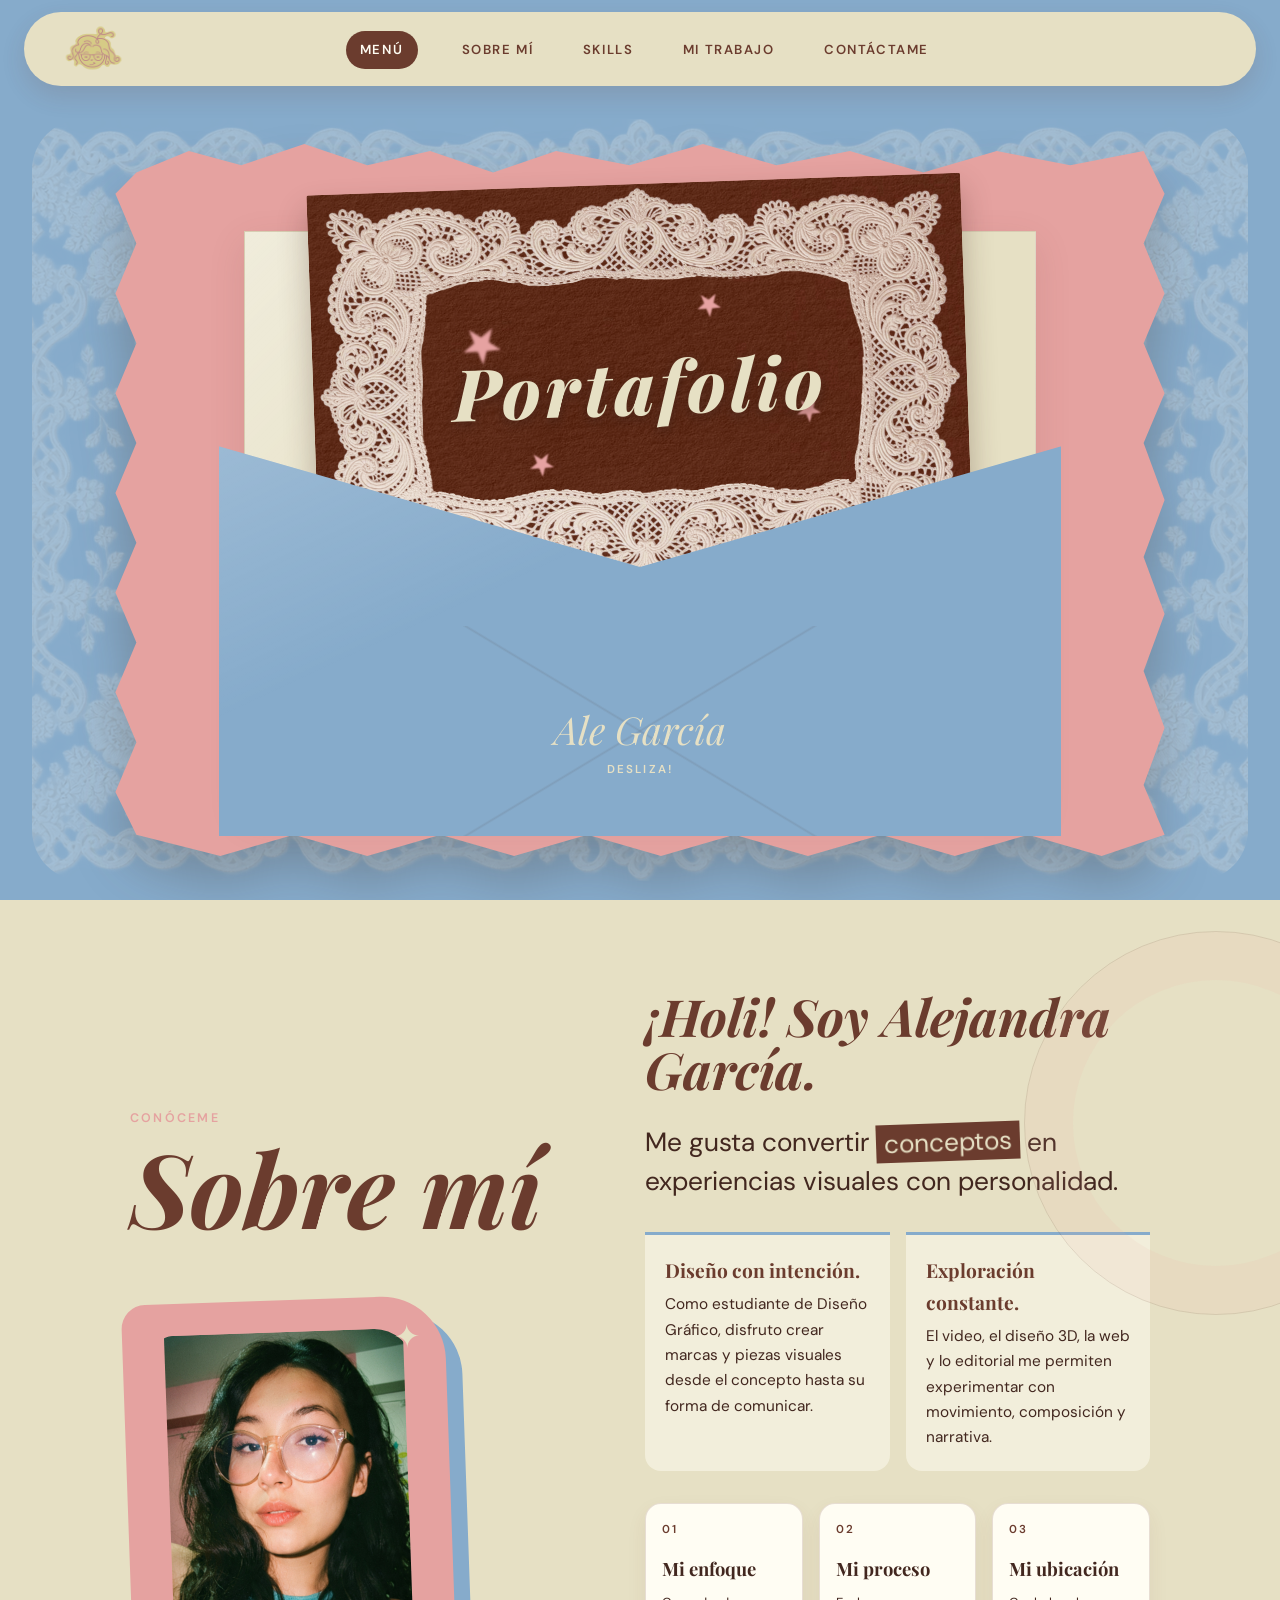
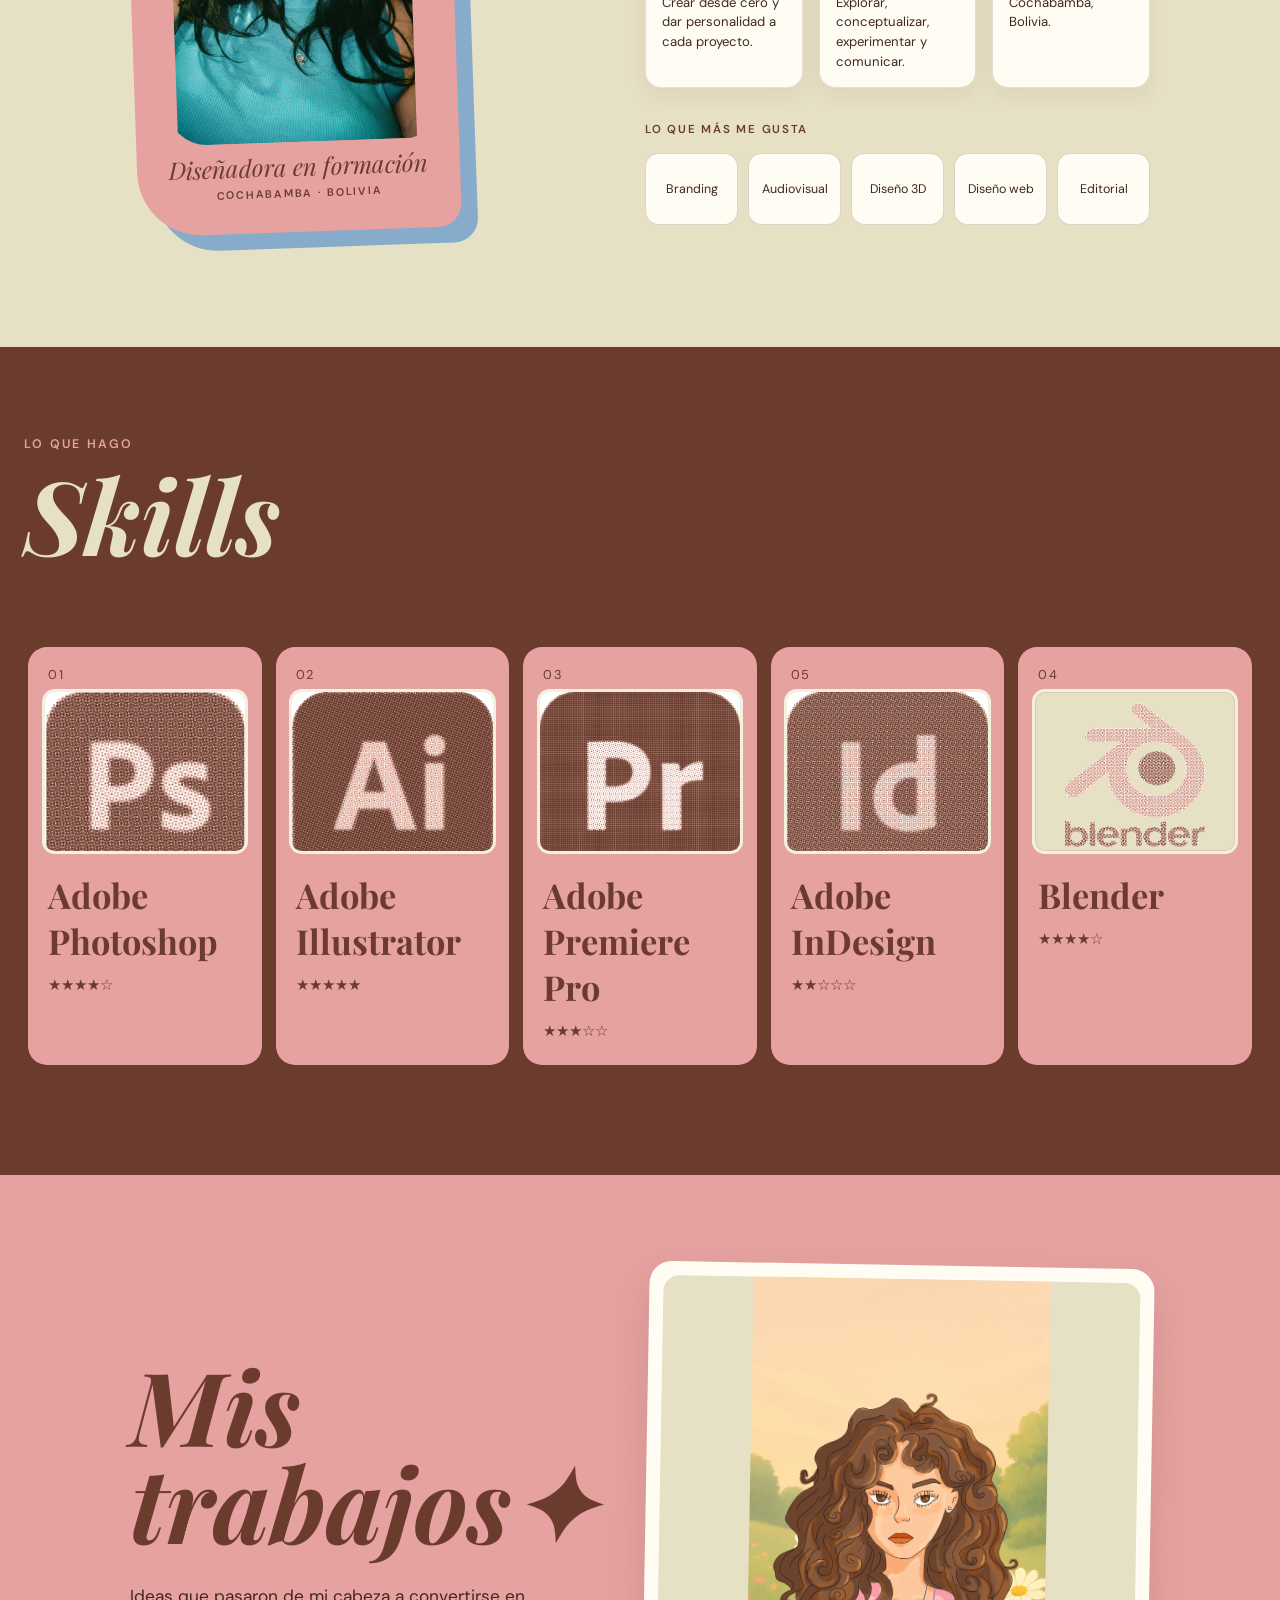
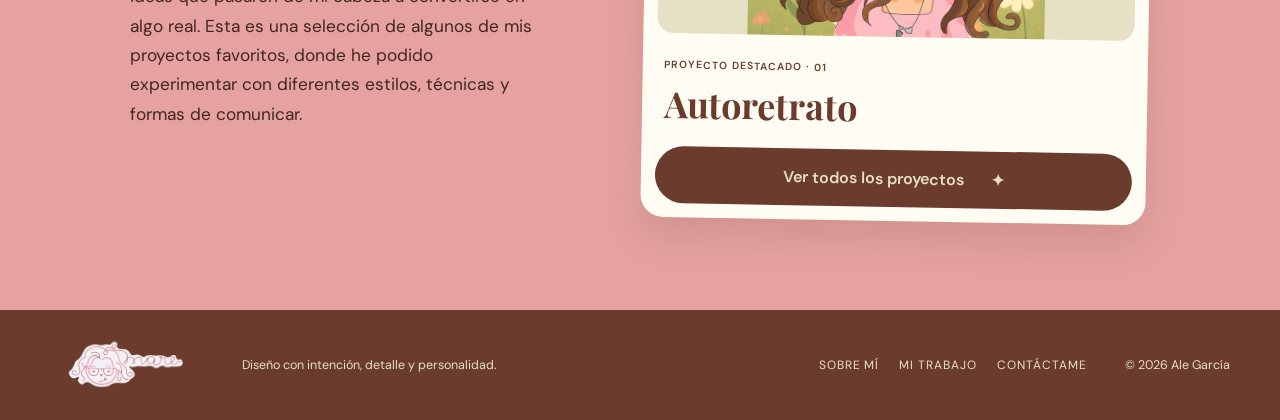
<file: index.html>
<!doctype html>
<html lang="es">

<head>
  <meta charset="UTF-8">
  <meta name="viewport" content="width=device-width, initial-scale=1.0">
  <meta name="description" content="Portafolio creativo de Ale: presentación, habilidades, trabajos y contacto.">
  <title>Portfolio Ale</title>
  <link rel="preconnect" href="https://fonts.googleapis.com">
  <link rel="preconnect" href="https://fonts.gstatic.com" crossorigin>
  <link
    href="https://fonts.googleapis.com/css2?family=DM+Sans:wght@400;500;600&family=Playfair+Display:ital,wght@0,600;1,600&display=swap"
    rel="stylesheet">
  <link rel="stylesheet" href="styles.css">
</head>

<body>
  <header class="site-header" id="home">
    <nav class="navbar" aria-label="Navegación principal">
      <a class="brand" href="#home" aria-label="Ir al inicio">
        <img src="marcamare1.png" alt="Marca personal Mare">
      </a>

      <button class="menu-toggle" type="button" aria-expanded="false" aria-controls="main-menu" aria-label="Abrir menú">
        <span></span>
        <span></span>
        <span></span>
      </button>

      <ul class="nav-links" id="main-menu">
        <li><a class="nav-link active" href="#home">Menú</a></li>
        <li><a class="nav-link" href="#about">Sobre mí</a></li>
        <li><a class="nav-link" href="#skills">Skills</a></li>
        <li><a class="nav-link" href="#work">Mi trabajo</a></li>
        <li><a class="nav-link" href="contact.html">contáctame</a></li>
      </ul>

    </nav>

    <div class="hero" aria-label="Presentación del portafolio">
      <div class="mail-composition">
        <div class="postcard-wrap">
          <img class="postcard" src="postalport.jpg" alt="Postal decorativa con encaje, estrellas y fondo café">
          <h1 class="portfolio-title">Portafolio</h1>
        </div>
        <div class="envelope-front" aria-hidden="true">
          <p>Ale García</p>
          <span>Desliza!</span>
        </div>
      </div>
    </div>
  </header>

  <main>
    <section class="content-section about-section reveal" id="about">
      <div class="section-inner about-grid">
        <div class="about-heading">
          <p class="eyebrow">Conóceme</p>
          <h2>Sobre mí</h2>
          <button class="about-card" type="button" aria-pressed="false">
            <span class="about-star" aria-hidden="true">✦</span>
            <img src="fotoale.JPG" alt="Marca personal de Alejandra García" loading="lazy">
            <p>Diseñadora en formación</p>
            <small>Cochabamba · Bolivia</small>
          </button>
        </div>
        <div class="about-copy">
          <h3>¡Holi! Soy Alejandra García.</h3>
          <p class="about-lead">Me gusta convertir <span class="changing-word">ideas</span> en experiencias visuales con
            personalidad.</p>
          <div class="about-story-grid">
            <p><strong>Diseño con intención.</strong> Como estudiante de Diseño Gráfico, disfruto crear marcas y piezas
              visuales desde el concepto hasta su forma de comunicar.</p>
            <p><strong>Exploración constante.</strong> El video, el diseño 3D, la web y lo editorial me permiten
              experimentar con movimiento, composición y narrativa.</p>
          </div>
          <div class="about-details">
            <div class="about-detail">
              <span aria-hidden="true">01</span>
              <strong>Mi enfoque</strong>
              <p>Crear desde cero y dar personalidad a cada proyecto.</p>
            </div>
            <div class="about-detail">
              <span aria-hidden="true">02</span>
              <strong>Mi proceso</strong>
              <p>Explorar, conceptualizar, experimentar y comunicar.</p>
            </div>
            <div class="about-detail">
              <span aria-hidden="true">03</span>
              <strong>Mi ubicación</strong>
              <p>Cochabamba, Bolivia.</p>
            </div>
          </div>
          <div class="interest-block">
            <span class="interest-title">Lo que más me gusta</span>
            <div class="interest-list">
              <span>Branding</span><span>Audiovisual</span><span>Diseño 3D</span><span>Diseño
                web</span><span>Editorial</span>
            </div>
          </div>
        </div>
      </div>
    </section>

    <section class="content-section skills-section reveal" id="skills">
      <div class="section-inner">
        <p class="eyebrow">Lo que hago</p>
        <h2>Skills</h2>
        <div class="skills-grid" tabindex="0" aria-label="Habilidades; desliza horizontalmente para ver todas">
          <article class="skill-card">
            <span class="card-number">01</span>
            <div class="skill-card-media"><img src="psd.png" alt="Imagen representativa de Branding" loading="lazy"></div>
            <h3>Adobe Photoshop</h3>
            <p>★★★★☆</p>
          </article>
          <article class="skill-card">
            <span class="card-number">02</span>
            <div class="skill-card-media"><img src="aii.png" alt="Imagen representativa de Diseño gráfico" loading="lazy"></div>
            <h3>Adobe Illustrator</h3>
            <p>★★★★★</p>
          </article>
          <article class="skill-card">
            <span class="card-number">03</span>
            <div class="skill-card-media"><img src="premier.png" alt="Imagen representativa de Edición de video" loading="lazy">
            </div>
            <h3>Adobe Premiere Pro</h3>
            <p>★★★☆☆</p>
          </article>
          <article class="skill-card">
            <span class="card-number">05</span>
            <div class="skill-card-media"><img src="indesign.png" alt="Imagen representativa de Diseño 3D" loading="lazy"></div>
            <h3>Adobe InDesign</h3>
            <p>★★☆☆☆</p>
          </article>
          <article class="skill-card">
            <span class="card-number">04</span>
            <div class="skill-card-media"><img src="blender.png" alt="Imagen representativa de Contenido digital" loading="lazy"></div>
            <h3>Blender</h3>
            <p>★★★★☆</p>
          </article>

        </div>
      </div>
    </section>

    <section class="content-section work-section reveal" id="work">
      <div class="section-inner work-grid">
        <div>
          <h2>Mis trabajos✦</h2>
          <p class="section-description">
            Ideas que pasaron de mi cabeza a convertirse en algo real. Esta es una selección de algunos de mis proyectos
            favoritos, donde he podido experimentar con diferentes
            estilos, técnicas y formas de comunicar.
          </p>
        </div>
        <article class="work-preview-card">
          <a class="work-preview-image" href="work.html" aria-label="Ver proyecto destacado">
            <img src="aleg_autoretrato_efoh5.jpg" alt="Vista previa de un trabajo destacado" loading="lazy">
          </a>
          <div class="work-preview-info">
            <div>
              <small>Proyecto destacado · 01</small>
              <h3>Autoretrato</h3>
            </div>
          </div>
          <a class="primary-button" href="work.html">Ver todos los proyectos<span aria-hidden="true"></span>✦</a>
        </article>
      </div>
    </section>
  </main>

  <footer class="site-footer">
    <div class="footer-inner">
      <a class="footer-mark" href="#home" aria-label="Volver al inicio">
        <img src="maremarca.png" alt="Marca personal Mare">
      </a>
      <p>Diseño con intención, detalle y personalidad.</p>
      <nav class="footer-links" aria-label="Navegación del pie de página">
        <a href="#about">Sobre mí</a>
        <a href="work.html">Mi trabajo</a>
        <a href="contact.html">contáctame</a>
      </nav>
      <small>© <span data-current-year></span> Ale García</small>
    </div>
  </footer>

  <script src="https://code.jquery.com/jquery-3.7.1.min.js"></script>
  <script src="main.js"></script>
  <script src="jquery-interactions.js"></script>
</body>

</html>
</file>
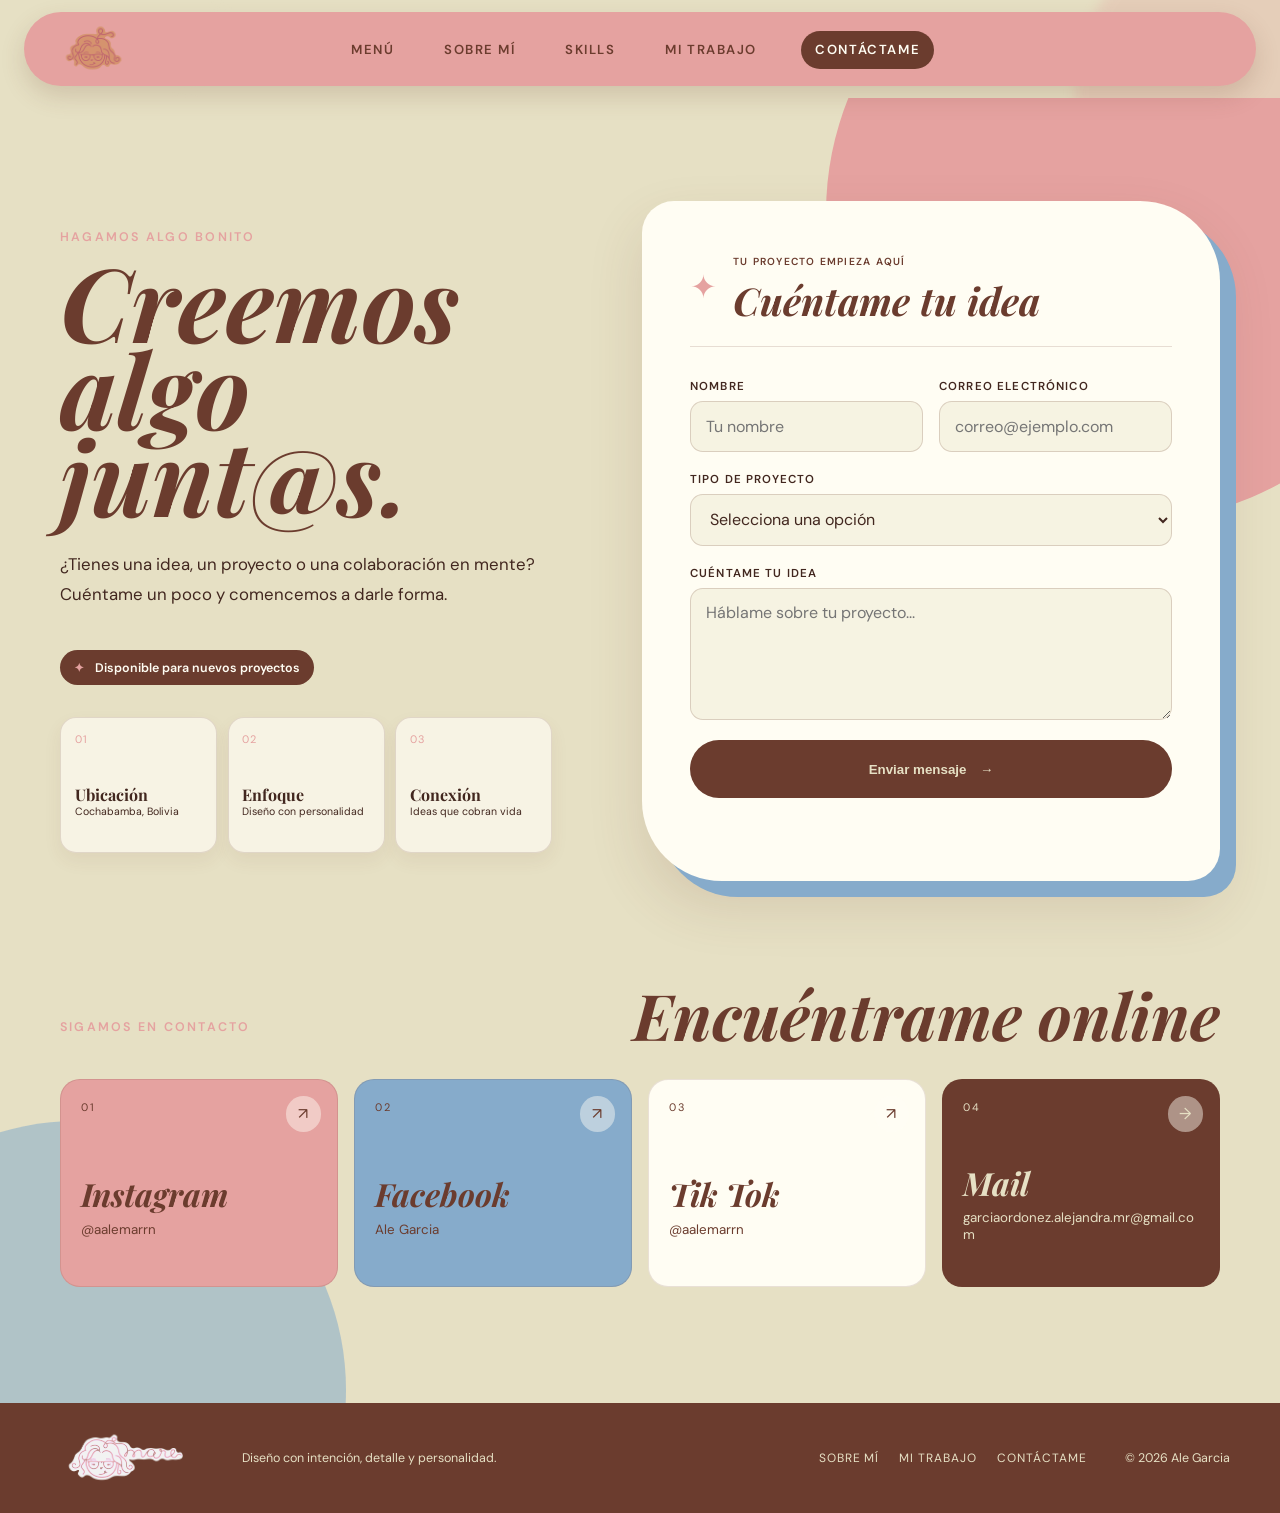
<file: contact.html>
<!doctype html>
<html lang="es">

<head>
  <meta charset="UTF-8">
  <meta name="viewport" content="width=device-width, initial-scale=1.0">
  <meta name="description" content="Página de contacto del portafolio creativo de Ale.">
  <title>Contactame | Portfolio Ale Garcia</title>
  <link rel="preconnect" href="https://fonts.googleapis.com">
  <link rel="preconnect" href="https://fonts.gstatic.com" crossorigin>
  <link
    href="https://fonts.googleapis.com/css2?family=DM+Sans:wght@400;500;600&family=Playfair+Display:ital,wght@0,600;1,600&display=swap"
    rel="stylesheet">
  <link rel="stylesheet" href="styles.css">
</head>

<body class="inner-page contact-page">
  <header class="inner-header">
    <nav class="navbar" aria-label="Navegación principal">
      <a class="brand" href="index.html#home" aria-label="Ir al inicio">
        <img src="marcamare1.png" alt="Marca personal Mare">
      </a>
      <button class="menu-toggle" type="button" aria-expanded="false" aria-controls="main-menu" aria-label="Abrir menú">
        <span></span><span></span><span></span>
      </button>
      <ul class="nav-links" id="main-menu">
        <li><a class="nav-link" href="index.html#home">Menú</a></li>
        <li><a class="nav-link" href="index.html#about">Sobre mí</a></li>
        <li><a class="nav-link" href="index.html#skills">Skills</a></li>
        <li><a class="nav-link" href="work.html">Mi trabajo</a></li>
        <li><a class="nav-link active" href="contact.html" aria-current="page">contáctame</a></li>
      </ul>
    </nav>
  </header>

  <main class="page-main contact-main">
    <section class="contact-layout reveal is-visible">
      <div class="contact-copy">
        <p class="eyebrow">Hagamos algo bonito</p>
        <h1>Creemos algo<br><em>junt@s.</em></h1>
        <p>¿Tienes una idea, un proyecto o una colaboración en mente? Cuéntame un poco y comencemos a darle forma.</p>
        <div class="contact-note"><span aria-hidden="true">✦</span> Disponible para nuevos proyectos</div>
        <div class="contact-mini-grid">
          <article>
            <span>01</span><strong>Ubicación</strong><small>Cochabamba, Bolivia</small>
          </article>
          <article>
            <span>02</span><strong>Enfoque</strong><small>Diseño con personalidad</small>
          </article>
          <article>
            <span>03</span><strong>Conexión</strong><small>Ideas que cobran vida</small>
          </article>
        </div>
      </div>
      <form class="contact-form" id="contact-form">
        <div class="contact-form-heading">
          <span aria-hidden="true">✦</span>
          <div><small>Tu proyecto empieza aquí</small>
            <h2>Cuéntame tu idea</h2>
          </div>
        </div>
        <div class="form-row">
          <div class="field-group">
            <label for="name">Nombre</label>
            <input id="name" name="name" type="text" autocomplete="name" placeholder="Tu nombre" required>
          </div>
          <div class="field-group">
            <label for="email">Correo electrónico</label>
            <input id="email" name="email" type="email" autocomplete="email" placeholder="correo@ejemplo.com" required>
          </div>
        </div>
        <div class="field-group">
          <label for="subject">Tipo de proyecto</label>
          <select id="subject" name="subject" required>
            <option value="">Selecciona una opción</option>
            <option>Identidad visual</option>
            <option>Sitio web</option>
            <option>Contenido digital</option>
            <option>Otro</option>
          </select>
        </div>
        <div class="field-group">
          <label for="message">Cuéntame tu idea</label>
          <textarea id="message" name="message" rows="5" placeholder="Háblame sobre tu proyecto..." required></textarea>
        </div>
        <button class="primary-button form-button" type="submit">Enviar mensaje <span
            aria-hidden="true">→</span></button>
        <p class="form-status" role="status" aria-live="polite"></p>
      </form>
    </section>

    <section class="social-section reveal is-visible" aria-labelledby="social-title">
      <div class="social-heading">
        <p class="eyebrow">Sigamos en contacto</p>
        <h2 id="social-title">Encuéntrame online</h2>
      </div>
      <div class="social-grid">
        <a class="social-card social-instagram" href="#" aria-label="Visitar Instagram personal">
          <span class="social-number">01</span>
          <strong>Instagram</strong>
          <small>@aalemarrn</small>
          <span class="social-arrow" aria-hidden="true">↗</span>
        </a>
        <a class="social-card social-facebook" href="#" aria-label="Visitar Facebook">
          <span class="social-number">02</span>
          <strong>Facebook</strong>
          <small>Ale Garcia</small>
          <span class="social-arrow" aria-hidden="true">↗</span>
        </a>
        <a class="social-card social-instagram-design" href="#" aria-label="Visitar Instagram de diseño">
          <span class="social-number">03</span>
          <strong>Tik Tok</strong>
          <small>@aalemarrn</small>
          <span class="social-arrow" aria-hidden="true">↗</span>
        </a>
        <a class="social-card social-mail" href="mailto:tu-correo@ejemplo.com"
          aria-label="Enviar un correo electrónico">
          <span class="social-number">04</span>
          <strong>Mail</strong>
          <small>garciaordonez.alejandra.mr@gmail.com</small>
          <span class="social-arrow" aria-hidden="true">→</span>
        </a>
      </div>
    </section>
  </main>

  <footer class="site-footer">
    <div class="footer-inner">
      <a class="footer-mark" href="index.html"><img src="maremarca.png" alt="Marca personal Mare"></a>
      <p>Diseño con intención, detalle y personalidad.</p>
      <nav class="footer-links" aria-label="Navegación del pie de página"><a href="index.html#about">Sobre mí</a><a
          href="work.html">Mi trabajo</a><a href="contact.html">contáctame</a></nav>
      <small>© <span data-current-year></span> Ale Garcia</small>
    </div>
  </footer>
  <script src="https://code.jquery.com/jquery-3.7.1.min.js"></script>
  <script src="main.js"></script>
  <script src="jquery-interactions.js"></script>
</body>

</html>
</file>
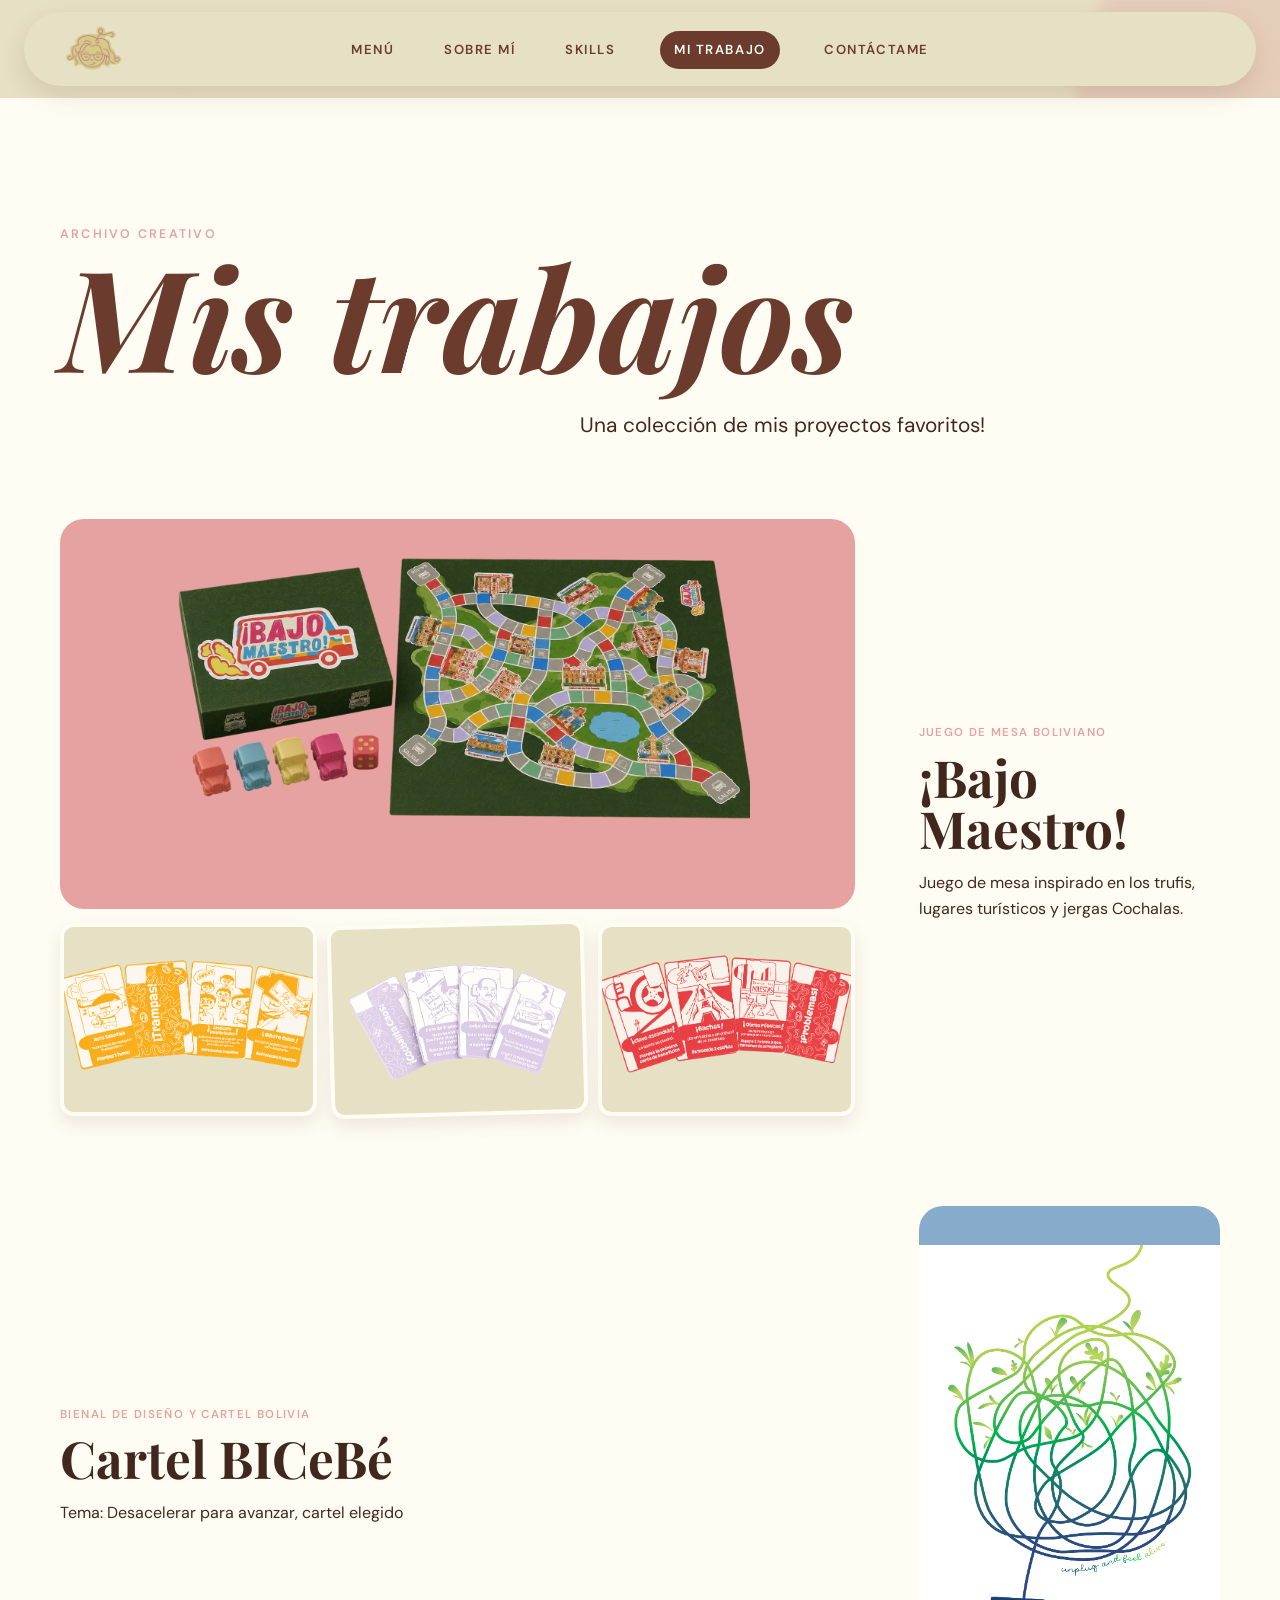
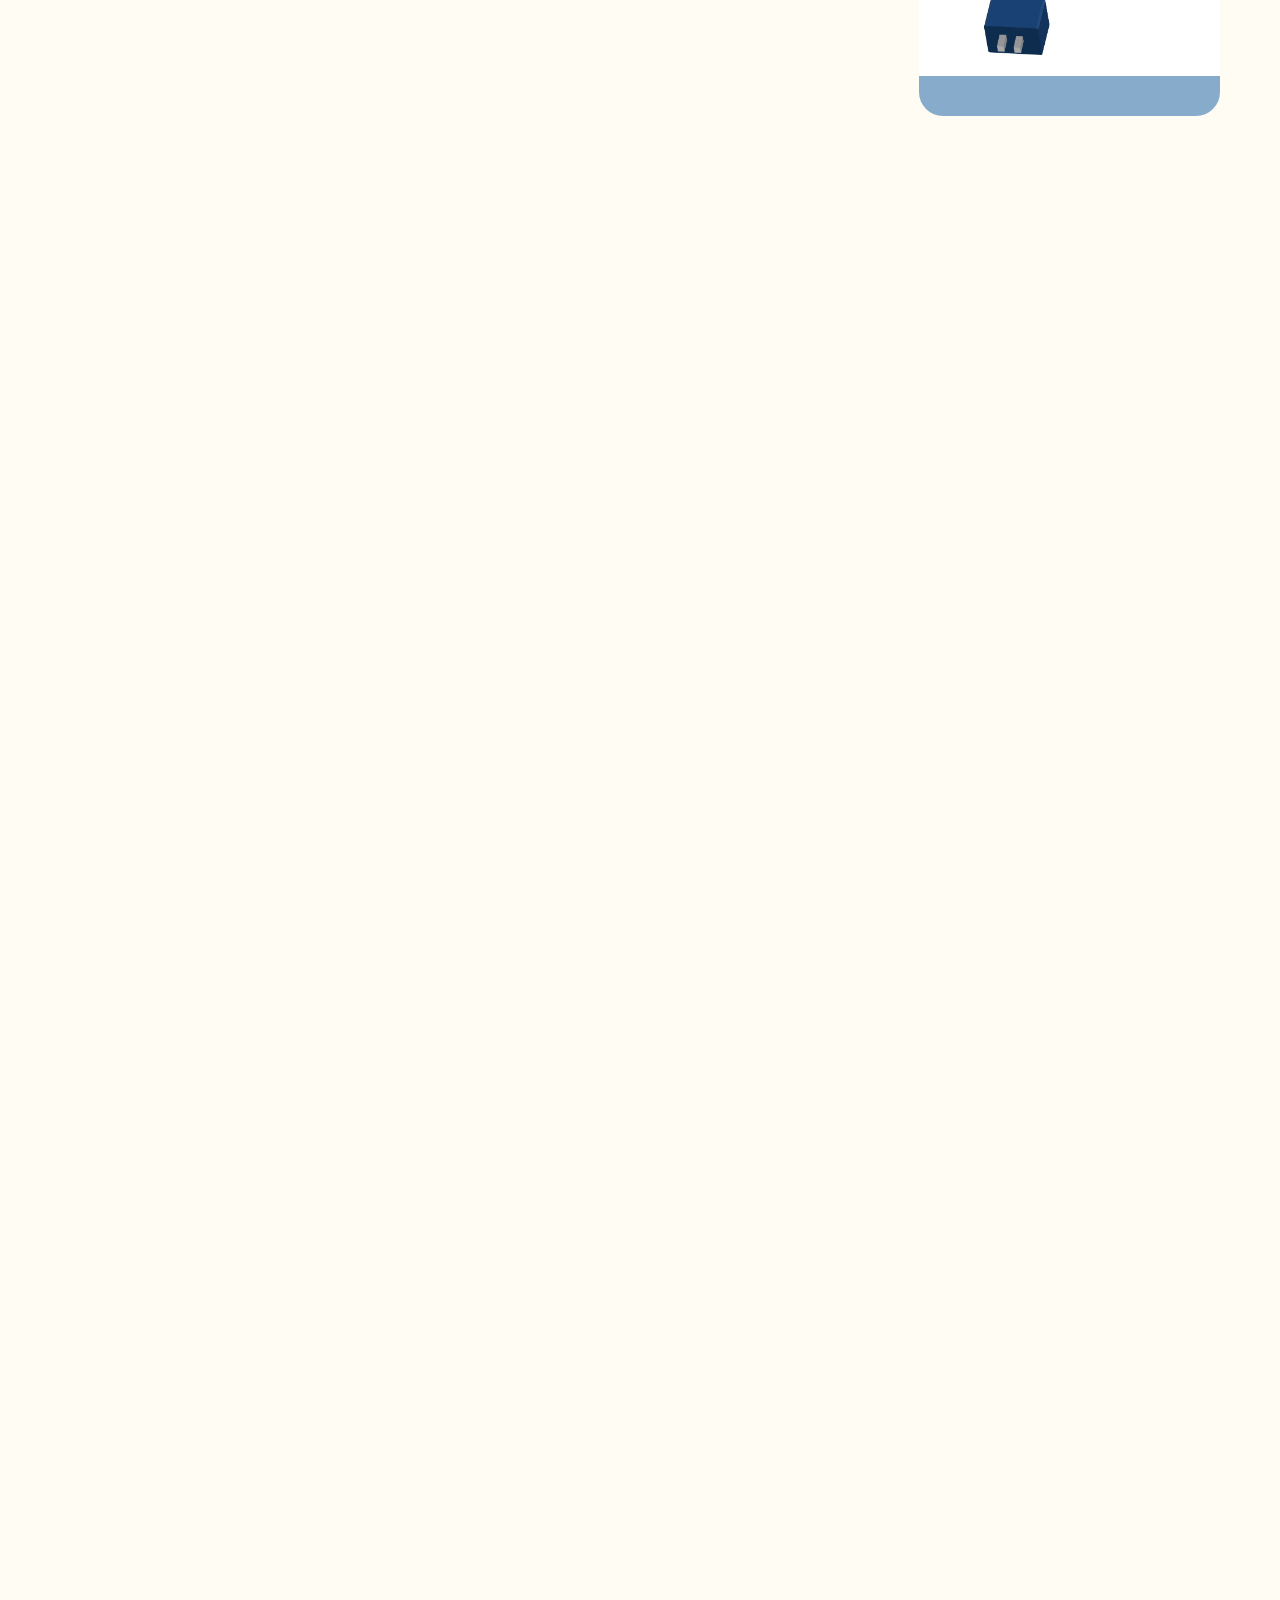
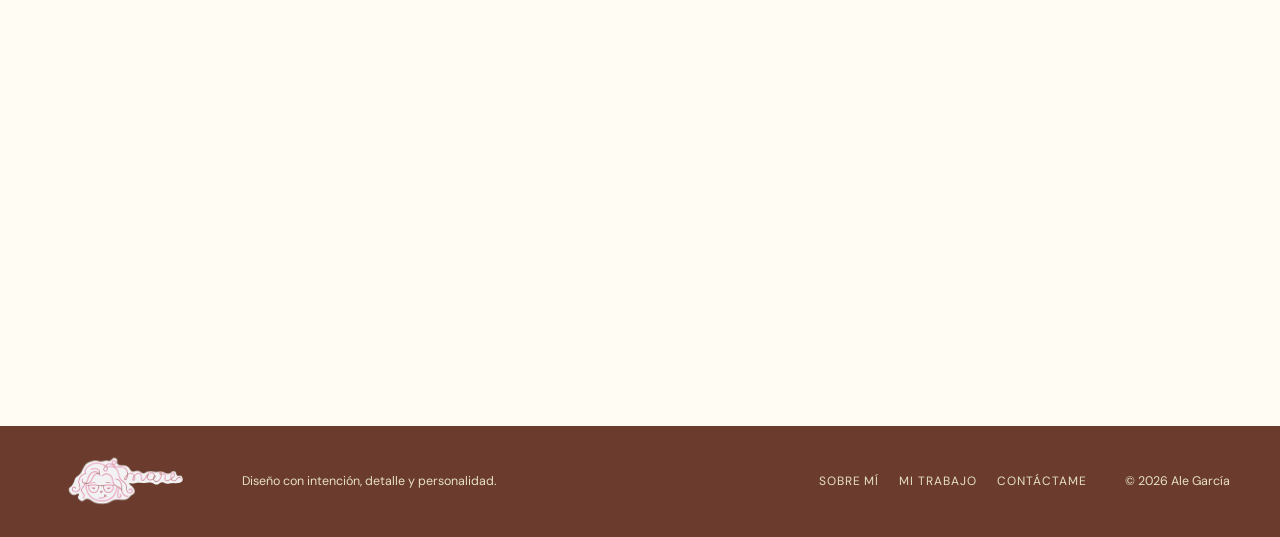
<file: work.html>
<!doctype html>
<html lang="es">

<head>
  <meta charset="UTF-8">
  <meta name="viewport" content="width=device-width, initial-scale=1.0">
  <meta name="description" content="Selección de proyectos creativos y digitales de Ale.">
  <title>Mi trabajo | Portfolio Ale Garcia</title>
  <link rel="preconnect" href="https://fonts.googleapis.com">
  <link rel="preconnect" href="https://fonts.gstatic.com" crossorigin>
  <link
    href="https://fonts.googleapis.com/css2?family=DM+Sans:wght@400;500;600&family=Playfair+Display:ital,wght@0,600;1,600&display=swap"
    rel="stylesheet">
  <link rel="stylesheet" href="styles.css">
</head>

<body class="inner-page">
  <header class="inner-header">
    <nav class="navbar" aria-label="Navegación principal">
      <a class="brand" href="index.html#home" aria-label="Ir al inicio">
        <img src="marcamare1.png" alt="Marca personal Mare">
      </a>
      <button class="menu-toggle" type="button" aria-expanded="false" aria-controls="main-menu" aria-label="Abrir menú">
        <span></span><span></span><span></span>
      </button>
      <ul class="nav-links" id="main-menu">
        <li><a class="nav-link" href="index.html#home">Menú</a></li>
        <li><a class="nav-link" href="index.html#about">Sobre mí</a></li>
        <li><a class="nav-link" href="index.html#skills">Skills</a></li>
        <li><a class="nav-link active" href="work.html" aria-current="page">Mi trabajo</a></li>
        <li><a class="nav-link" href="contact.html">contáctame</a></li>
      </ul>
    </nav>
  </header>

  <main class="page-main">
    <section class="page-intro reveal is-visible">
      <p class="eyebrow">Archivo creativo</p>
      <h1>Mis trabajos</h1>
      <p>Una colección de mis proyectos favoritos!</p>
    </section>

    <section class="projects-section" aria-label="Lista de proyectos">
      <article class="project-card project-pink reveal">
        <div class="project-gallery">
          <div class="project-visual project-visual-main">
            <img src="bajoomaestro.png" alt="Imagen principal del proyecto Bajo Maestro" loading="lazy">
          </div>
          <div class="project-mini-grid" aria-label="Imágenes adicionales del proyecto">
            <figure class="project-mini-card"><img src="cartaamar.png" alt="Detalle del proyecto Bajo Maestro 1" loading="lazy">
            </figure>
            <figure class="project-mini-card"><img src="cartamora.png" alt="Detalle del proyecto Bajo Maestro 2" loading="lazy">
            </figure>
            <figure class="project-mini-card"><img src="cartaroja.png" alt="Detalle del proyecto Bajo Maestro 3" loading="lazy">
            </figure>
          </div>
        </div>
        <div class="project-info">
          <p>Juego de mesa Boliviano</p>
          <h2>¡Bajo Maestro!</h2><span>Juego de mesa inspirado en los trufis, lugares turísticos y jergas
            Cochalas.</span>
        </div>
      </article>
      <article class="project-card project-blue reveal">
        <div class="project-visual">
          <img src="cartelbicebe.jpg" alt="Imagen principal del proyecto de experiencia web" loading="lazy">
        </div>
        <div class="project-info">
          <p>Bienal de diseño y cartel Bolivia</p>
          <h2>Cartel BICeBé</h2><span>Tema: Desacelerar para avanzar, cartel elegido</span>
        </div>
      </article>
      <article class="project-card project-cream reveal">
        <div class="project-visual project-video-card" tabindex="0" role="button"
          data-youtube-url="https://www.youtube.com/watch?v=3AaPkpNVSSI"
          aria-label="Reproducir video de YouTube del proyecto de modelado 3D">
          <img class="project-video-poster" src="habitacion.png" alt="Vista previa del proyecto de modelado 3D" loading="lazy">
          <div class="project-youtube" aria-hidden="true"></div>
          <h2 span class="video-hint">Pasa el cursor para reproducir</h2>
        </div>
        <div class="project-info">
          <p>Diseñ0 3D</p>
          <h2>Modelado 3D</h2><span>Creación de una tienda de vinilos en blender.</span>
        </div>
      </article>

      <div class="project-pair-row reveal" aria-label="Proyectos de diseño web">
        <div class="project-pair-heading">
          <p>Páginas web</p>
          <h2>Diseño web</h2>
          <span>Páginas web creadas con Visual Studio Code.</span>
        </div>
        <article class="project-card project-card-compact project-blue">
          <div class="project-visual project-image-landscape">
            <img src="flores.png" alt="Captura horizontal del primer proyecto web" loading="lazy">
          </div>
        </article>

        <article class="project-card project-card-compact project-blue">
          <div class="project-visual project-image-landscape">
            <img src="annacokis.png" alt="Captura horizontal del segundo proyecto web" loading="lazy">
          </div>
        </article>
      </div>

      <article class="project-card project-pink reveal">
        <div class="project-visual project-video-card" tabindex="0" role="button"
          data-youtube-url="https://www.youtube.com/watch?v=U17hY7rNwdI"
          aria-label="Reproducir video de YouTube del proyecto audiovisual 05">
          <img class="project-video-poster" src="cholita.png" alt="Vista previa del proyecto audiovisual 05" loading="lazy">
          <div class="project-youtube" aria-hidden="true"></div>
          <h2 span class="video-hint">Pasa el cursor para reproducir</h2>
        </div>
        <div class="project-info">
          <p>Modeling digital</p>
          <h2>Cholita sin cabeza 3D</h2>
          <span>Creación de personaje esculpido en 3d en blender, de la leyende boliviana "La cholita sin
            cabeza".
          Link: https://www.youtube.com/watch?v=U17hY7rNwdI</span>
        </div>
      </article>
    </section>
  </main>

  <footer class="site-footer">
    <div class="footer-inner">
      <a class="footer-mark" href="index.html"><img src="maremarca.png" alt="Marca personal Mare"></a>
      <p>Diseño con intención, detalle y personalidad.</p>
      <nav class="footer-links" aria-label="Navegación del pie de página"><a href="index.html#about">Sobre mí</a><a
          href="work.html">Mi trabajo</a><a href="contact.html">contáctame</a></nav>
      <small>© <span data-current-year></span> Ale García</small>
    </div>
  </footer>
  <script src="https://code.jquery.com/jquery-3.7.1.min.js"></script>
  <script src="main.js"></script>
  <script src="jquery-interactions.js"></script>
</body>

</html>
</file>
<file: styles.css>
:root {
  --pastel-pink: #e5a2a0;
  --irish-coffee: #6b3c2e;
  --pearl-bush: #e6e0c4;
  --glacier: #86abcb;
  --ink: #42271f;
  --paper: #fffdf3;
  --nav-height: 5.5rem;
}

*,
*::before,
*::after {
  box-sizing: border-box;
}

html {
  scroll-behavior: smooth;
  scroll-padding-top: var(--nav-height);
}

body {
  margin: 0;
  overflow-x: clip;
  color: var(--ink);
  background: var(--pearl-bush);
  font-family: "DM Sans", sans-serif;
}

img,
svg {
  max-width: 100%;
}

main {
  overflow: hidden;
}

button,
a {
  -webkit-tap-highlight-color: transparent;
}

.site-header {
  position: relative;
  display: flex;
  min-height: 100svh;
  flex-direction: column;
  overflow: visible;
  padding-top: calc(4.65rem + 1.6rem);
  background: var(--glacier);
  isolation: auto;
}

.site-header::before,
.site-header::after,
.inner-header::before,
.inner-header::after {
  position: absolute;
  z-index: -1;
  width: clamp(12rem, 26vw, 26rem);
  aspect-ratio: 1;
  border-radius: 50%;
  content: "";
  filter: blur(6px);
  opacity: 0.28;
  pointer-events: none;
}

.site-header::before,
.inner-header::before {
  top: -11rem;
  left: -7rem;
  background: var(--pearl-bush);
  animation: floating-shape 9s ease-in-out infinite alternate;
}

.site-header::after,
.inner-header::after {
  right: -8rem;
  bottom: -10rem;
  background: var(--pastel-pink);
  animation: floating-shape 11s ease-in-out 1s infinite alternate-reverse;
}

.site-header::before,
.site-header::after {
  display: none;
}

.navbar {
  position: fixed;
  z-index: 1000;
  top: 0;
  right: 0;
  left: 0;
  display: grid;
  grid-template-columns: minmax(190px, 0.7fr) auto minmax(190px, 0.7fr);
  gap: 1.5rem;
  align-items: center;
  width: min(1280px, calc(100% - 3rem));
  min-height: 4.65rem;
  margin: 0.75rem auto 0;
  padding-inline: clamp(1rem, 2.5vw, 2rem);
  border: 0;
  border-radius: 999px;
  background: var(--pearl-bush);
  box-shadow: 0 10px 25px rgb(107 60 46 / 14%);
  isolation: isolate;
  animation: navigation-arrival 650ms ease-out both;
  transition: min-height 220ms ease, margin 220ms ease, background-color 220ms ease, box-shadow 220ms ease;
}

.navbar.is-scrolled {
  min-height: 4.15rem;
  margin-top: 0.4rem;
  background: rgb(230 224 196 / 94%);
  box-shadow: 0 12px 28px rgb(66 39 31 / 20%);
  backdrop-filter: blur(12px);
}

.navbar::before {
  content: none;
}

.brand {
  display: block;
  width: clamp(9.5rem, 14vw, 12.5rem);
  height: 4.4rem;
  justify-self: start;
  text-decoration: none;
}

.brand img {
  display: block;
  width: 100%;
  height: 100%;
  object-fit: contain;
  object-position: left center;
  mix-blend-mode: multiply;
  transition: transform 240ms ease;
}

.brand:hover img,
.brand:focus-visible img {
  transform: rotate(-2deg) scale(1.04);
}

.nav-links {
  display: flex;
  gap: clamp(1.2rem, 3vw, 2.7rem);
  align-items: center;
  justify-self: center;
  margin: 0;
  padding: 0;
  list-style: none;
}

.footer-mark img {
  display: block;
  width: 100%;
  height: auto;
  object-fit: contain;
  mix-blend-mode: normal;
  filter: brightness(1.75) contrast(0.9) saturate(0.85);
}

.nav-link {
  position: relative;
  padding: 0.65rem 0.35rem;
  border-radius: 999px;
  color: var(--irish-coffee);
  font-size: 0.82rem;
  font-weight: 600;
  letter-spacing: 0.12em;
  text-decoration: none;
  text-transform: uppercase;
  transition: color 180ms ease, background-color 180ms ease, transform 180ms ease;
}

.nav-link::after {
  display: none;
}

.nav-link:hover::after,
.nav-link:focus-visible::after,
.nav-link.active::after {
  right: 0;
  left: 0;
}

.nav-link:hover,
.nav-link:focus-visible {
  color: #51291f;
  background: rgba(182, 129, 54, 0.709);
  transform: translateY(-2px);
}

.nav-link.active,
.nav-link[aria-current="page"] {
  padding-inline: 0.9rem;
  color: var(--paper);
  background: var(--irish-coffee);
}

.nav-link:focus-visible,
.brand:focus-visible,
.menu-toggle:focus-visible {
  outline: 3px solid var(--paper);
  outline-offset: 4px;
}

.menu-toggle {
  display: none;
  width: 2.75rem;
  height: 2.75rem;
  padding: 0.65rem;
  border: 0;
  border-radius: 50%;
  background: rgb(230 224 196 / 78%);
  cursor: pointer;
  transition: background-color 180ms ease, transform 180ms ease;
}

.menu-toggle:hover {
  background: var(--pastel-pink);
  transform: rotate(4deg);
}

.menu-toggle span {
  display: block;
  width: 100%;
  height: 2px;
  margin-block: 4px;
  background: var(--irish-coffee);
  transition: transform 180ms ease, opacity 180ms ease;
}

.hero {
  position: relative;
  display: grid;
  width: 100%;
  min-height: 0;
  flex: 1;
  overflow: hidden;
  place-items: center;
  padding: clamp(0.75rem, 1.8vh, 1.25rem) clamp(1rem, 3vw, 2rem);
  isolation: isolate;
}

.hero::before {
  position: absolute;
  z-index: -1;
  inset: clamp(0.5rem, 1.5vw, 1.25rem) clamp(0.75rem, 2.5vw, 2.5rem);
  border-radius: clamp(1.5rem, 4vw, 3.5rem);
  background: url("hero-lace-texture.png") center / cover no-repeat;
  content: "";
  opacity: 0.25;
  pointer-events: none;
}

.mail-composition {
  position: relative;
  width: min(860px, 82vw);
  aspect-ratio: 1.28;
  filter: drop-shadow(0 28px 24px rgb(57 41 29 / 25%));
  isolation: isolate;
  transform-style: preserve-3d;
  transition: transform 240ms ease;
}

.mail-composition::after {
  position: absolute;
  z-index: 0;
  top: -3%;
  right: -11%;
  bottom: -3%;
  left: -11%;
  background: var(--pastel-pink);
  clip-path: polygon(2% 4%, 7% 1%, 12% 3%, 18% 0%, 24% 3%, 30% 1%, 36% 4%, 42% 1%,
      49% 3%, 56% 0%, 63% 3%, 70% 1%, 77% 4%, 84% 1%, 91% 3%, 98% 1%,
      100% 7%, 98% 14%, 100% 21%, 98% 28%, 100% 35%, 98% 42%, 100% 50%,
      98% 58%, 100% 66%, 98% 74%, 100% 82%, 98% 90%, 100% 97%, 94% 100%,
      87% 97%, 80% 100%, 73% 97%, 66% 100%, 59% 97%, 52% 100%, 45% 97%,
      38% 100%, 31% 97%, 24% 100%, 17% 97%, 10% 100%, 2% 97%, 0% 91%,
      2% 84%, 0% 77%, 2% 70%, 0% 63%, 2% 56%, 0% 49%, 2% 42%, 0% 35%,
      2% 28%, 0% 21%, 2% 14%, 0% 7%);
  content: "";
}

.mail-composition::before {
  position: absolute;
  z-index: 1;
  top: 10%;
  right: 4%;
  bottom: 4%;
  left: 4%;
  border: 1px solid rgb(107 60 46 / 12%);
  background:
    linear-gradient(135deg, rgb(255 255 255 / 40%), transparent 45%),
    var(--pearl-bush);
  box-shadow: 0 12px 35px rgb(107 60 46 / 12%);
  content: "";
}

.postcard-wrap {
  position: absolute;
  z-index: 2;
  top: 3%;
  left: 50%;
  width: 76%;
  aspect-ratio: 1.62;
  transform: translateX(-50%) rotate(-2deg);
  transition: transform 350ms ease;
}

.postcard {
  display: block;
  width: 100%;
  height: 100%;
  aspect-ratio: 1.62;
  border: 0;
  border-radius: 2px;
  box-shadow: 0 16px 30px rgb(63 34 25 / 30%);
  object-fit: cover;
  transition: filter 350ms ease;
}

.envelope-front {
  position: absolute;
  z-index: 4;
  right: 1%;
  bottom: 0;
  left: 1%;
  display: grid;
  height: 58%;
  padding-top: 23%;
  color: var(--pearl-bush);
  background:
    linear-gradient(155deg, rgb(255 255 255 / 18%), transparent 35%),
    var(--glacier);
  clip-path: polygon(0 0, 50% 31%, 100% 0, 100% 100%, 0 100%);
  place-content: center;
  text-align: center;
}

.envelope-front::after {
  position: absolute;
  right: 0;
  bottom: 0;
  left: 0;
  height: 54%;
  background:
    linear-gradient(31deg, transparent 49.7%, rgb(66 39 31 / 10%) 50%, transparent 50.3%),
    linear-gradient(-31deg, transparent 49.7%, rgb(66 39 31 / 10%) 50%, transparent 50.3%);
  content: "";
  pointer-events: none;
}

.envelope-front p,
.envelope-front span {
  position: relative;
  z-index: 1;
  margin: 0;
  text-transform: uppercase;
}

.envelope-front p {
  font-family: "Playfair Display", serif;
  font-size: clamp(1.5rem, 3vw, 2.7rem);
  font-style: italic;
  text-transform: none;
}

.envelope-front span {
  margin-top: 0.4rem;
  font-size: clamp(0.55rem, 1vw, 0.72rem);
  font-weight: 600;
  letter-spacing: 0.18em;
}

.portfolio-title {
  position: absolute;
  z-index: 3;
  top: 50%;
  left: 50%;
  width: 92%;
  margin: 0;
  color: var(--pearl-bush);
  font-family: "Playfair Display", serif;
  font-size: clamp(1.5rem, 5.6vw, 5rem);
  font-style: italic;
  font-weight: 800;
  letter-spacing: clamp(0.02em, 0.3vw, 0.07em);
  line-height: 1;
  text-shadow: 0 4px 12px rgb(66 39 31 / 55%);
  pointer-events: none;
  text-align: center;
  transform: translate(-50%, -50%);
  animation: title-pulse 3.5s ease-in-out infinite;
}

@keyframes title-pulse {

  0%,
  100% {
    opacity: 0;
    transform: translate(-50%, calc(-50% + 8px));
  }

  25%,
  70% {
    opacity: 1;
    transform: translate(-50%, -50%);
  }
}

.mail-composition:hover .postcard-wrap,
.mail-composition.is-active .postcard-wrap {
  transform: translateX(-50%) translateY(-2.5%) rotate(-0.5deg) scale(1.015);
}

.mail-composition:hover .postcard,
.mail-composition.is-active .postcard {
  filter: saturate(1.10) contrast(1.05);
}

.content-section {
  padding: clamp(3rem, 7vw, 9rem) 1.5rem;
}

.section-inner {
  width: min(1020px, 100%);
  margin-inline: auto;
}

.eyebrow {
  margin: 0 0 0.8rem;
  color: var(--pastel-pink);
  font-size: 0.78rem;
  font-weight: 600;
  letter-spacing: 0.18em;
  text-transform: uppercase;
}

.content-section h2 {
  margin: 0;
  color: var(--irish-coffee);
  font-family: "Playfair Display", serif;
  font-size: clamp(3.2rem, 8vw, 7rem);
  font-style: italic;
  line-height: 0.95;
}

.about-section {
  position: relative;
  overflow: hidden;
  background: var(--pearl-bush);
}

.about-section::before {
  position: absolute;
  top: 3%;
  right: -8rem;
  width: clamp(15rem, 30vw, 28rem);
  aspect-ratio: 1;
  border: 1px solid rgb(107 60 46 / 14%);
  border-radius: 50%;
  box-shadow: inset 0 0 0 3rem rgb(229 162 160 / 10%);
  content: "";
}

.about-grid,
.work-grid {
  display: grid;
  grid-template-columns: minmax(0, 0.9fr) minmax(280px, 1.1fr);
  gap: clamp(2rem, 8vw, 8rem);
  align-items: center;
}

.about-grid {
  align-items: start;
}

.about-heading {
  position: sticky;
  top: calc(var(--nav-height) + 2rem);
}

.about-card {
  position: relative;
  display: grid;
  min-height: 18rem;
  margin-top: clamp(2rem, 5vw, 4rem);
  padding: 2rem;
  overflow: hidden;
  border: 0;
  border-radius: 1.5rem 4rem 1.5rem 4rem;
  color: var(--pearl-bush);
  background: var(--pastel-pink);
  box-shadow: 1rem 1rem 0 var(--glacier);
  place-content: center;
  font: inherit;
  text-align: center;
  cursor: pointer;
  transform: rotate(-2deg);
  transition: border-radius 350ms ease, box-shadow 350ms ease, transform 350ms ease;
}

.about-card:hover,
.about-card:focus-visible,
.about-card.is-active {
  border-radius: 4rem 1.5rem 4rem 1.5rem;
  box-shadow: 0.65rem 0.65rem 0 var(--irish-coffee);
  outline: 0;
  transform: rotate(0deg) translateY(-0.35rem);
}

.about-card img {
  width: 100%;
  height: clamp(22rem, 32vw, 28rem);
  margin-inline: auto;
  border-radius: 1.15rem 2.5rem 1.15rem 2.5rem;
  object-fit: contain;
  object-position: center;
  filter: none;
  mix-blend-mode: normal;
}

.about-card p {
  margin: 0.5rem 0 0.25rem;
  color: var(--irish-coffee);
  font-family: "Playfair Display", serif;
  font-size: 1.5rem;
  font-style: italic;
}

.about-card small {
  color: var(--irish-coffee);
  font-size: 0.68rem;
  font-weight: 600;
  letter-spacing: 0.16em;
  text-transform: uppercase;
}

.about-star {
  position: absolute;
  top: 1.25rem;
  right: 1.5rem;
  color: var(--pearl-bush);
  font-size: 2rem;
  animation: star-spin 6s linear infinite;
}

@keyframes star-spin {
  to {
    transform: rotate(360deg);
  }
}

.about-copy {
  max-width: 44rem;
  font-size: clamp(1rem, 1.5vw, 1.15rem);
  line-height: 1.8;
}

.about-copy h3 {
  margin: 0 0 1.25rem;
  color: var(--irish-coffee);
  font-family: "Playfair Display", serif;
  font-size: clamp(2rem, 4vw, 3.5rem);
  font-style: italic;
  line-height: 1.05;
}

.about-lead {
  margin-bottom: 2rem;
  font-size: clamp(1.2rem, 2.2vw, 1.65rem);
  line-height: 1.45;
}

.about-story-grid {
  display: grid;
  grid-template-columns: repeat(2, minmax(0, 1fr));
  gap: 1rem;
}

.about-story-grid p {
  margin: 0;
  padding: 1.25rem;
  border-top: 3px solid var(--glacier);
  border-radius: 0 0 1rem 1rem;
  background: rgb(255 253 243 / 48%);
  font-size: 0.96rem;
  line-height: 1.65;
}

.about-story-grid strong {
  display: block;
  margin-bottom: 0.35rem;
  color: var(--irish-coffee);
  font-family: "Playfair Display", serif;
  font-size: 1.2rem;
}

.changing-word {
  display: inline-block;
  min-width: 6.5ch;
  padding-inline: 0.3em;
  color: var(--pearl-bush);
  background: var(--irish-coffee);
  transform: rotate(-2deg);
  transition: opacity 180ms ease, transform 180ms ease;
}

.changing-word.is-changing {
  opacity: 0;
  transform: rotate(2deg) translateY(0.3rem);
}

.about-details {
  display: grid;
  grid-template-columns: repeat(3, minmax(0, 1fr));
  gap: 1rem;
  margin-block: 2rem;
}

.about-detail {
  min-height: 10rem;
  padding: 1rem;
  border: 1px solid rgb(107 60 46 / 16%);
  border-radius: 1rem;
  background: var(--paper);
  box-shadow: 0 8px 20px rgb(107 60 46 / 7%);
  transition: color 200ms ease, background-color 200ms ease, transform 200ms ease;
}

.about-detail:hover {
  color: var(--paper);
  background: var(--irish-coffee);
  transform: translateY(-0.35rem);
}

.about-detail>span {
  display: block;
  margin-bottom: 0.75rem;
  color: var(--irish-coffee);
  font-size: 0.72rem;
  font-weight: 600;
  letter-spacing: 0.15em;
  text-transform: uppercase;
}

.about-detail:hover>span {
  color: var(--pastel-pink);
}

.about-detail strong {
  display: block;
  margin-bottom: 0.45rem;
  font-family: "Playfair Display", serif;
  font-size: 1.15rem;
}

.about-detail p {
  margin: 0;
  font-size: 0.82rem;
  line-height: 1.5;
}

.interest-block {
  margin-bottom: 2rem;
}

.interest-title {
  display: block;
  margin-bottom: 0.75rem;
  color: var(--irish-coffee);
  font-size: 0.72rem;
  font-weight: 600;
  letter-spacing: 0.15em;
  text-transform: uppercase;
}

.interest-list {
  display: grid;
  grid-template-columns: repeat(5, minmax(0, 1fr));
  gap: 0.65rem;
}

.interest-list span {
  display: grid;
  min-height: 4.5rem;
  padding: 0.65rem;
  place-items: center;
  border: 1px solid rgb(107 60 46 / 22%);
  border-radius: 0.85rem;
  background: var(--paper);
  font-size: 0.78rem;
  text-align: center;
  transition: color 180ms ease, background-color 180ms ease, transform 180ms ease;
}

.interest-list span:hover {
  color: var(--paper);
  background: var(--glacier);
  transform: translateY(-3px) rotate(-2deg);
}

.text-link {
  display: inline-flex;
  gap: 0.7rem;
  align-items: center;
  color: var(--irish-coffee);
  font-weight: 600;
  text-underline-offset: 0.35rem;
}

.skills-section {
  background: var(--irish-coffee);
}

.skills-section h2 {
  color: var(--pearl-bush);
}

.skills-section .section-inner {
  width: min(1500px, 100%);
}

.skills-grid {
  display: grid;
  grid-template-columns: none;
  grid-auto-columns: minmax(165px, 1fr);
  grid-auto-flow: column;
  gap: 0.85rem;
  margin-top: clamp(2.5rem, 6vw, 5rem);
  padding: 0.5rem 0.25rem 1.25rem;
  overflow-x: auto;
  overscroll-behavior-inline: contain;
  scrollbar-color: var(--pastel-pink) rgb(230 224 196 / 15%);
  scrollbar-width: thin;
  scroll-snap-type: inline proximity;
}

.skills-grid::-webkit-scrollbar {
  height: 0.55rem;
}

.skills-grid::-webkit-scrollbar-track {
  border-radius: 999px;
  background: rgb(230 224 196 / 15%);
}

.skills-grid::-webkit-scrollbar-thumb {
  border-radius: 999px;
  background: var(--pastel-pink);
}

.skill-card {
  min-height: 19rem;
  padding: 0.85rem;
  border: 0;
  border-radius: 1.2rem;
  color: var(--irish-coffee);
  background: var(--pastel-pink);
  scroll-snap-align: start;
  transition: box-shadow 220ms ease, transform 220ms ease;
}

.skill-card:hover {
  box-shadow: 0 16px 30px rgb(0 0 0 / 18%);
  transform: translateY(-0.5rem);
}

.card-number {
  display: block;
  padding: 0.35rem 0.4rem;
  color: var(--irish-coffee);
  font-size: 0.8rem;
  letter-spacing: 0.15em;
}

.skill-card h3 {
  margin: 1.1rem 0 0.55rem;
  padding-inline: 0.4rem;
  font-family: "Playfair Display", serif;
  font-size: clamp(1.5rem, 3vw, 2.15rem);
}

.skill-card p {
  margin: 0;
  padding: 0 0.4rem 0.5rem;
  font-size: 0.92rem;
}

.skill-card-media {
  display: grid;
  width: 100%;
  aspect-ratio: 5 / 4;
  overflow: hidden;
  padding: 0;
  border: 3px solid rgb(255 253 243 / 55%);
  border-radius: 0.8rem;
  color: var(--irish-coffee);
  background: var(--pearl-bush);
  box-shadow: inset 0 0 0 1px rgb(107 60 46 / 12%);
  transition: background-color 200ms ease, transform 200ms ease;
}

.skill-card-media img {
  display: block;
  width: 100%;
  height: 100%;
  object-fit: cover;
  object-position: center;
  filter: saturate(0.92) contrast(1.02);
  transition: transform 350ms ease;
}

.skill-card:hover .skill-card-media {
  background: var(--paper);
  transform: scale(0.98);
}

.skill-card:hover .skill-card-media img {
  filter: saturate(1.05) contrast(1.04);
  transform: scale(1.06);
}

.skill-card p,
.section-description {
  line-height: 1.7;
}

.work-section {
  background: var(--pastel-pink);
}

.work-preview-card {
  width: min(100%, 34rem);
  justify-self: end;
  padding: 0.85rem;
  border-radius: 1.4rem;
  background: var(--paper);
  box-shadow: 0 18px 38px rgb(107 60 46 / 16%);
  transform: rotate(1deg);
  transition: box-shadow 250ms ease, transform 250ms ease;
}

.work-preview-card:hover {
  box-shadow: 0 24px 46px rgb(107 60 46 / 22%);
  transform: rotate(0deg) translateY(-0.4rem);
}

.work-preview-image {
  position: relative;
  display: block;
  aspect-ratio: 4 / 3;
  overflow: hidden;
  border-radius: 1rem;
  background: var(--pearl-bush);
}

.work-preview-image img {
  display: block;
  width: 100%;
  height: 100%;
  object-fit: contain;
  object-position: center center;
  transition: filter 300ms ease, transform 400ms ease;
}

.work-preview-image>span {
  position: absolute;
  right: 1rem;
  bottom: 1rem;
  padding: 0.65rem 0.9rem;
  border-radius: 999px;
  color: var(--paper);
  background: var(--irish-coffee);
  font-size: 0.75rem;
  opacity: 0;
  transform: translateY(0.5rem);
  transition: opacity 250ms ease, transform 250ms ease;
}

.work-preview-image:hover img,
.work-preview-image:focus-visible img {
  filter: saturate(1.08);
  transform: scale(1.04);
}

.work-preview-image:hover>span,
.work-preview-image:focus-visible>span {
  opacity: 1;
  transform: translateY(0);
}

.work-preview-info {
  display: flex;
  gap: 1rem;
  align-items: end;
  justify-content: space-between;
  padding: 1.2rem 0.5rem;
}

.work-preview-info small {
  color: var(--irish-coffee);
  font-size: 0.65rem;
  font-weight: 600;
  letter-spacing: 0.1em;
  text-transform: uppercase;
}

.work-preview-info h3 {
  margin: 0.35rem 0 0;
  color: var(--irish-coffee);
  font-family: "Playfair Display", serif;
  font-size: clamp(1.5rem, 3vw, 2.25rem);
}

.work-preview-info p {
  margin: 0;
  font-size: 0.72rem;
  text-align: right;
}

.work-preview-card .primary-button {
  width: 100%;
}

.section-description {
  max-width: 34rem;
  margin: 2rem 0 0;
  font-size: 1.08rem;
}

.primary-button {
  display: inline-flex;
  gap: 0.85rem;
  align-items: center;
  justify-content: center;
  justify-self: end;
  min-height: 3.6rem;
  padding: 0.9rem 1.5rem;
  border-radius: 999px;
  color: var(--pearl-bush);
  background: var(--irish-coffee);
  font-weight: 600;
  text-decoration: none;
  transition: transform 180ms ease, box-shadow 180ms ease;
}

.primary-button:hover,
.primary-button:focus-visible {
  box-shadow: 0 10px 20px rgb(107 60 46 / 25%);
  transform: translateY(-3px);
}

.reveal {
  opacity: 0;
  transform: translateY(2rem);
  transition: opacity 650ms ease, transform 650ms ease;
}

.reveal.is-visible {
  opacity: 1;
  transform: translateY(0);
}

.site-footer {
  padding: 1.25rem 1.5rem;
  color: var(--pearl-bush);
  background: var(--irish-coffee);
}

.footer-inner {
  display: grid;
  grid-template-columns: auto minmax(180px, 1fr) auto auto;
  gap: clamp(1rem, 3vw, 2.5rem);
  align-items: center;
  width: min(1180px, 100%);
  margin-inline: auto;
}

.footer-inner p,
.footer-inner small {
  margin: 0;
  font-size: 0.78rem;
}

.footer-mark {
  display: block;
  width: clamp(8rem, 12vw, 11rem);
  line-height: 0;
}

.footer-links {
  display: flex;
  gap: 1.25rem;
}

.footer-links a {
  color: inherit;
  font-size: 0.75rem;
  letter-spacing: 0.08em;
  text-decoration: none;
  text-transform: uppercase;
}

.footer-links a:hover,
.footer-links a:focus-visible {
  color: var(--pastel-pink);
}

.inner-page {
  background: var(--paper);
}

.inner-header {
  position: relative;
  z-index: 10;
  overflow: clip;
  min-height: calc(4.65rem + 1.5rem);
  padding-top: calc(4.65rem + 1.5rem);
  padding-bottom: 0;
  background-color: var(--pearl-bush);
  background-size: 180% 180%;
  animation: header-background 12s ease-in-out infinite alternate;
  isolation: isolate;
}

@keyframes header-background {
  from {
    background-position: 0 0, 0% 50%;
  }

  to {
    background-position: 14px 14px, 100% 50%;
  }
}

@keyframes floating-shape {
  from {
    transform: translate3d(0, 0, 0) scale(0.92);
  }

  to {
    transform: translate3d(2.5rem, 1.5rem, 0) scale(1.08);
  }
}

@keyframes navigation-arrival {
  from {
    opacity: 0;
    transform: translateY(-1rem);
  }

  to {
    opacity: 1;
    transform: translateY(0);
  }
}

.page-main {
  overflow: clip;
}

.page-intro,
.projects-section,
.contact-layout {
  width: min(1160px, calc(100% - 3rem));
  margin-inline: auto;
}

.page-intro {
  padding: clamp(5rem, 10vw, 8rem) 0 clamp(3rem, 6vw, 5rem);
}

.page-intro h1,
.contact-copy h1 {
  margin: 0;
  color: var(--irish-coffee);
  font-family: "Playfair Display", serif;
  font-size: clamp(3.8rem, 11vw, 9rem);
  font-style: italic;
  line-height: 0.85;
}

.page-intro>p:last-child {
  max-width: 40rem;
  margin: 2rem 0 0 auto;
  font-size: clamp(1rem, 2vw, 1.3rem);
  line-height: 1.7;
}

.projects-section {
  display: grid;
  gap: clamp(3rem, 7vw, 6rem);
  padding-bottom: clamp(5rem, 10vw, 9rem);
}

.project-card {
  display: grid;
  grid-template-columns: minmax(0, 1.45fr) minmax(240px, 0.55fr);
  gap: clamp(1.5rem, 5vw, 4rem);
  align-items: center;
}

.project-card:nth-child(even) .project-visual {
  order: 2;
}

.project-pair-row {
  display: grid;
  grid-template-columns: repeat(2, minmax(0, 1fr));
  gap: clamp(1rem, 3vw, 2rem);
}

.project-pair-heading {
  grid-column: 1 / -1;
  max-width: 42rem;
  text-align: left;
}

.project-pair-heading p {
  margin: 0;
  color: var(--pastel-pink);
  font-size: 0.72rem;
  font-weight: 600;
  letter-spacing: 0.12em;
  text-transform: uppercase;
}

.project-pair-heading h2 {
  margin: 0.35rem 0 0.75rem;
  font-family: "Playfair Display", serif;
  font-size: clamp(2rem, 4vw, 3.5rem);
  line-height: 1;
}

.project-pair-heading>span {
  line-height: 1.6;
}

.project-card-compact {
  display: block;
}

.project-card-compact .project-image-landscape {
  min-height: 0;
  aspect-ratio: 16 / 10;
}

.project-card-compact .project-info {
  padding: 1.25rem 0.25rem 0;
}

.project-card-compact .project-info h2 {
  margin-bottom: 0.65rem;
  font-size: clamp(1.8rem, 3.5vw, 3rem);
}

.project-gallery {
  display: grid;
  gap: 0.9rem;
}

.project-gallery .project-visual-main {
  min-height: clamp(240px, 32vw, 390px);
}

.project-mini-grid {
  display: grid;
  grid-template-columns: repeat(3, minmax(0, 1fr));
  gap: 0.75rem;
}

.project-mini-card {
  aspect-ratio: 4 / 3;
  margin: 0;
  overflow: hidden;
  border: 4px solid var(--paper);
  border-radius: 0.85rem;
  background: var(--pearl-bush);
  box-shadow: 0 8px 18px rgb(107 60 46 / 12%);
  transition: box-shadow 220ms ease, transform 220ms ease;
}

.project-mini-card:nth-child(2) {
  transform: rotate(-1.5deg);
}

.project-mini-card:hover {
  z-index: 1;
  box-shadow: 0 14px 25px rgb(107 60 46 / 20%);
  transform: translateY(-0.3rem) rotate(0deg);
}

.project-mini-card img {
  display: block;
  width: 100%;
  height: 100%;
  object-fit: cover;
  transition: transform 300ms ease;
}

.project-mini-card:hover img {
  transform: scale(1.06);
}

.project-visual {
  position: relative;
  display: flex;
  min-height: clamp(280px, 43vw, 510px);
  padding: clamp(1.5rem, 4vw, 3rem);
  align-items: center;
  justify-content: center;
  overflow: hidden;
  border-radius: 1.5rem;
}

.project-visual::before {
  content: none;
}

.project-visual::after {
  content: none;
}

.project-visual>img {
  position: absolute;
  z-index: 0;
  inset: 0;
  width: 100%;
  height: 100%;
  object-fit: contain;
  object-position: center;
  filter: none;
  opacity: 1;
  transition: transform 450ms ease;
}

.project-visual:hover>img {
  filter: none;
  opacity: 1;
  transform: scale(1.045);
}

.project-image-landscape {
  width: 100%;
  min-height: clamp(340px, 40vw, 500px);
  aspect-ratio: 3 / 2;
  justify-self: center;
}

.project-image-landscape>img {
  object-fit: cover;
}

.project-web-pair {
  grid-template-columns: 1fr;
  gap: 2rem;
}

.project-image-pair {
  display: grid;
  grid-template-columns: repeat(2, minmax(0, 1fr));
  gap: 0.85rem;
  width: 100%;
  min-height: clamp(320px, 43vw, 510px);
  padding: 0.85rem;
  aspect-ratio: auto;
  background: var(--glacier);
}

.project-image-pair figure {
  min-height: 100%;
  aspect-ratio: auto;
  margin: 0;
  overflow: hidden;
  border: 4px solid var(--paper);
  border-radius: 1rem;
  background: var(--pearl-bush);
  box-shadow: 0 10px 24px rgb(66 39 31 / 14%);
}

.project-web-pair .project-info {
  display: block;
  width: min(42rem, 100%);
  justify-self: start;
  text-align: left;
}

.project-web-pair .project-info h2 {
  margin: 0.35rem 0 0.85rem;
}

.project-web-pair .project-info p {
  margin: 0;
}

.project-web-pair .project-info>span {
  display: block;
  max-width: 34rem;
}

.project-image-pair figure:nth-child(2) {
  transform: rotate(1deg);
}

.project-image-pair img {
  display: block;
  width: 100%;
  height: 100%;
  object-fit: cover;
  object-position: center;
  transition: transform 350ms ease;
}

.project-image-pair figure:hover img {
  transform: scale(1.04);
}

.project-video-card {
  cursor: pointer;
}

.project-video-card:focus-visible {
  outline: 3px solid var(--pastel-pink);
  outline-offset: 4px;
}

.project-video-poster,
.project-youtube {
  transition: opacity 260ms ease, transform 450ms ease;
}

.project-youtube {
  position: absolute;
  z-index: 1;
  inset: 0;
  width: 100%;
  height: 100%;
  background: var(--pearl-bush);
  opacity: 0;
  pointer-events: none;
}

.project-youtube iframe {
  display: block;
  width: 100%;
  height: 100%;
  border: 0;
}

.project-video-card.is-playing .project-youtube {
  opacity: 1;
}

.project-video-card.is-playing .project-video-poster {
  opacity: 0;
}

.video-hint {
  position: absolute;
  z-index: 3;
  right: 1rem;
  bottom: 1rem;
  left: auto;
  top: auto;
  padding: 0.55rem 0.8rem;
  border-radius: 999px;
  color: var(--paper);
  background: var(--irish-coffee);
  font-size: 0.68rem;
  letter-spacing: 0.04em;
  opacity: 1;
  transition: opacity 200ms ease;
}

.project-video-card.is-playing .video-hint {
  opacity: 0;
}

.project-visual span {
  position: absolute;
  top: 1.5rem;
  left: 1.5rem;
  z-index: 3;
  color: var(--paper);
  font-size: 0.75rem;
  letter-spacing: 0.15em;
}

.project-visual strong {
  position: relative;
  z-index: 3;
  color: var(--paper);
  font-family: "Playfair Display", serif;
  font-size: clamp(2.4rem, 6vw, 5.6rem);
  font-style: italic;
  font-weight: 600;
  line-height: 0.88;
  text-align: center;
}

.project-pink .project-visual {
  background: var(--pastel-pink);
}

.project-blue .project-visual {
  background: var(--glacier);
}

.project-cream .project-visual {
  background: var(--pearl-bush);
}

.project-info p {
  color: var(--pastel-pink);
  font-size: 0.72rem;
  font-weight: 600;
  letter-spacing: 0.12em;
  text-transform: uppercase;
}

.project-info h2 {
  margin: 0 0 1rem;
  font-family: "Playfair Display", serif;
  font-size: clamp(2rem, 4vw, 3.5rem);
  line-height: 1;
}

.project-info>span {
  line-height: 1.6;
}

.contact-main {
  position: relative;
  overflow: hidden;
  background: var(--pearl-bush);
  isolation: isolate;
}

.contact-page .navbar {
  background: var(--pastel-pink);
  box-shadow: 0 10px 25px rgb(107 60 46 / 18%);
}

.contact-page .navbar.is-scrolled {
  background: rgb(229 162 160 / 96%);
  box-shadow: 0 12px 28px rgb(107 60 46 / 24%);
}

.contact-main::before,
.contact-main::after {
  position: absolute;
  z-index: -1;
  border-radius: 50%;
  content: "";
}

.contact-main::before {
  top: -12rem;
  right: -10rem;
  width: clamp(22rem, 48vw, 48rem);
  aspect-ratio: 1;
  background: var(--pastel-pink);
}

.contact-main::after {
  bottom: -16rem;
  left: -12rem;
  width: clamp(20rem, 42vw, 42rem);
  aspect-ratio: 1;
  background: var(--glacier);
  opacity: 0.55;
}

.contact-layout {
  display: grid;
  grid-template-columns: minmax(0, 0.92fr) minmax(360px, 1.08fr);
  gap: clamp(3rem, 7vw, 7rem);
  align-items: center;
  min-height: calc(100svh - var(--nav-height));
  padding-block: clamp(4rem, 8vw, 7.5rem);
}

.contact-copy h1 {
  font-size: clamp(3.5rem, 8vw, 7.2rem);
  text-wrap: balance;
}

.contact-copy>p:not(.eyebrow) {
  max-width: 34rem;
  margin-top: 2rem;
  font-size: 1.05rem;
  line-height: 1.75;
}

.contact-note {
  display: inline-flex;
  gap: 0.65rem;
  align-items: center;
  margin-top: 1.5rem;
  padding: 0.6rem 0.9rem;
  border-radius: 999px;
  color: var(--paper);
  background: var(--irish-coffee);
  font-size: 0.78rem;
  font-weight: 600;
}

.contact-note>span {
  color: var(--pastel-pink);
}

.contact-mini-grid {
  display: grid;
  grid-template-columns: repeat(3, minmax(0, 1fr));
  gap: 0.65rem;
  margin-top: 2rem;
}

.contact-mini-grid article {
  display: grid;
  min-height: 8.5rem;
  padding: 0.85rem;
  border: 1px solid rgb(107 60 46 / 16%);
  border-radius: 1rem;
  background: rgb(255 253 243 / 68%);
  box-shadow: 0 8px 18px rgb(107 60 46 / 7%);
  transition: color 200ms ease, background-color 200ms ease, transform 200ms ease;
}

.contact-mini-grid article:hover {
  color: var(--paper);
  background: var(--irish-coffee);
  transform: translateY(-0.35rem);
}

.contact-mini-grid article>span {
  color: var(--pastel-pink);
  font-size: 0.68rem;
  letter-spacing: 0.12em;
}

.contact-mini-grid strong {
  align-self: end;
  font-family: "Playfair Display", serif;
  font-size: 1rem;
}

.contact-mini-grid small {
  font-size: 0.66rem;
  line-height: 1.35;
}

.contact-form {
  padding: clamp(1.5rem, 4vw, 3rem);
  border: 0;
  border-radius: 2rem 5rem 2rem 5rem;
  background: var(--paper);
  box-shadow:
    1rem 1rem 0 var(--glacier),
    0 25px 55px rgb(107 60 46 / 14%);
}

.contact-form-heading {
  display: flex;
  gap: 1rem;
  align-items: center;
  margin-bottom: 2rem;
  padding-bottom: 1.25rem;
  border-bottom: 1px solid rgb(107 60 46 / 16%);
}

.contact-form-heading>span {
  color: var(--pastel-pink);
  font-size: 2rem;
}

.contact-form-heading small {
  color: var(--irish-coffee);
  font-size: 0.64rem;
  font-weight: 600;
  letter-spacing: 0.12em;
  text-transform: uppercase;
}

.contact-form-heading h2 {
  margin: 0.25rem 0 0;
  color: var(--irish-coffee);
  font-family: "Playfair Display", serif;
  font-size: clamp(1.7rem, 3vw, 2.5rem);
  font-style: italic;
}

.form-row {
  display: grid;
  grid-template-columns: repeat(2, minmax(0, 1fr));
  gap: 1rem;
}

.field-group {
  display: grid;
  gap: 0.45rem;
  margin-bottom: 1.25rem;
}

.field-group label {
  font-size: 0.72rem;
  font-weight: 600;
  letter-spacing: 0.1em;
  text-transform: uppercase;
}

.field-group input,
.field-group select,
.field-group textarea {
  width: 100%;
  min-height: 3.2rem;
  padding: 0.8rem 0.95rem;
  border: 1px solid rgb(107 60 46 / 20%);
  border-radius: 0.8rem;
  color: var(--ink);
  background: rgb(230 224 196 / 35%);
  font: inherit;
  resize: vertical;
}

.field-group input:focus,
.field-group select:focus,
.field-group textarea:focus {
  border-color: var(--glacier);
  outline: 3px solid rgb(134 171 203 / 18%);
}

.field-group textarea {
  min-height: 8rem;
}

.form-button {
  border: 0;
  cursor: pointer;
  justify-self: stretch;
  width: 100%;
}

.form-status {
  min-height: 1.4em;
  margin: 1rem 0 0;
  font-size: 0.85rem;
}

.social-section {
  width: min(1160px, calc(100% - 3rem));
  margin-inline: auto;
  padding: 0 0 clamp(5rem, 9vw, 8rem);
}

.social-heading {
  display: flex;
  gap: 2rem;
  align-items: end;
  justify-content: space-between;
  margin-bottom: 2rem;
}

.social-heading h2 {
  margin: 0;
  color: var(--irish-coffee);
  font-family: "Playfair Display", serif;
  font-size: clamp(2.3rem, 5vw, 4.5rem);
  font-style: italic;
  line-height: 1;
}

.social-grid {
  display: grid;
  grid-template-columns: repeat(4, minmax(0, 1fr));
  gap: 1rem;
}

.social-card {
  position: relative;
  display: grid;
  min-height: 13rem;
  padding: 1.25rem;
  overflow: hidden;
  border: 1px solid rgb(107 60 46 / 15%);
  border-radius: 1.25rem;
  color: var(--irish-coffee);
  text-decoration: none;
  transition: box-shadow 220ms ease, transform 220ms ease;
}

.social-card:hover,
.social-card:focus-visible {
  box-shadow: 0 16px 30px rgb(107 60 46 / 16%);
  outline: 0;
  transform: translateY(-0.45rem) rotate(-1deg);
}

.social-instagram {
  background: var(--pastel-pink);
}

.social-facebook {
  background: var(--glacier);
}

.social-instagram-design {
  background: var(--paper);
}

.social-mail {
  background: var(--irish-coffee);
  color: var(--pearl-bush);
}

.social-number {
  font-size: 0.68rem;
  letter-spacing: 0.15em;
}

.social-card strong {
  align-self: end;
  font-family: "Playfair Display", serif;
  font-size: clamp(1.35rem, 2.5vw, 2rem);
  font-style: italic;
}

.social-card small {
  margin-top: 0.35rem;
  overflow-wrap: anywhere;
}

.social-arrow {
  position: absolute;
  top: 1rem;
  right: 1rem;
  display: grid;
  width: 2.2rem;
  aspect-ratio: 1;
  border-radius: 50%;
  background: rgb(255 253 243 / 45%);
  place-items: center;
  transition: transform 220ms ease;
}

.social-card:hover .social-arrow {
  transform: rotate(45deg);
}

@media (max-width: 950px) {

  .about-grid,
  .work-grid {
    gap: clamp(2rem, 5vw, 4rem);
  }

  .skills-grid {
    grid-template-columns: none;
    grid-auto-columns: minmax(180px, 42vw);
  }

  .social-grid {
    grid-template-columns: repeat(2, minmax(0, 1fr));
  }

}

@media (max-width: 900px) {
  :root {
    --nav-height: 4.75rem;
  }

  .navbar {
    grid-template-columns: 1fr auto;
    gap: 0.75rem;
    width: min(100% - 2rem, 1180px);
  }

  .menu-toggle {
    display: block;
    grid-column: 2;
    grid-row: 1;
  }

  .menu-toggle[aria-expanded="true"] span:nth-child(1) {
    transform: translateY(6px) rotate(45deg);
  }

  .menu-toggle[aria-expanded="true"] span:nth-child(2) {
    opacity: 0;
  }

  .menu-toggle[aria-expanded="true"] span:nth-child(3) {
    transform: translateY(-6px) rotate(-45deg);
  }

  .nav-links {
    position: absolute;
    top: calc(100% + 0.75rem);
    right: 0;
    display: grid;
    width: min(17rem, calc(100vw - 2rem));
    gap: 0;
    padding: 0.7rem;
    border: 1px solid rgb(107 60 46 / 20%);
    border-radius: 1rem;
    background: rgb(230 224 196 / 96%);
    box-shadow: 0 14px 35px rgb(51 36 30 / 20%);
    opacity: 0;
    pointer-events: none;
    transform: translateY(-0.6rem);
    transition: opacity 180ms ease, transform 180ms ease;
  }

  .footer-inner {
    grid-template-columns: auto 1fr auto;
  }

  .footer-inner>p {
    display: none;
  }

  .footer-inner>small {
    grid-column: 3;
    grid-row: 1;
  }

  .footer-links {
    grid-column: 2;
    justify-self: center;
  }

  .project-card,
  .contact-layout {
    grid-template-columns: 1fr;
  }

  .project-image-pair {
    grid-template-columns: 1fr;
    min-height: 0;
  }

  .project-image-pair figure {
    min-height: 0;
    aspect-ratio: 16 / 10;
  }

  .project-web-pair .project-info {
    width: 100%;
  }

  .project-card:nth-child(even) .project-visual {
    order: initial;
  }

  .contact-main {
    background: var(--pearl-bush);
  }

  .contact-layout {
    min-height: auto;
  }

  .contact-copy {
    max-width: 44rem;
  }

  .nav-links.is-open {
    opacity: 1;
    pointer-events: auto;
    transform: translateY(0);
  }

  .nav-link {
    display: block;
    padding: 0.9rem 1rem;
  }

  .hero {
    align-items: center;
    min-height: calc(100svh - 4.75rem - 1.5rem);
    padding: clamp(2.5rem, 10vw, 5rem) 1rem;
  }

  .mail-composition {
    width: min(680px, 82vw);
    aspect-ratio: 1.22;
  }

  .mail-composition::after {
    right: -8%;
    left: -8%;
  }

  .postcard-wrap {
    width: 82%;
  }

  .portfolio-title {
    font-size: clamp(1.35rem, 7.5vw, 3.3rem);
  }

  .about-grid,
  .work-grid,
  .skills-grid {
    grid-template-columns: 1fr;
  }

  .about-heading {
    position: relative;
    top: auto;
  }

  .about-card {
    width: min(100%, 34rem);
  }

  .interest-list {
    grid-template-columns: repeat(3, minmax(0, 1fr));
  }

  .primary-button {
    justify-self: start;
  }

  .skills-grid {
    grid-template-columns: none;
    grid-auto-columns: minmax(175px, 44vw);
  }
}

@media (max-width: 520px) {
  .navbar {
    width: calc(100% - 1.5rem);
  }

  .skills-grid {
    grid-template-columns: none;
    grid-auto-columns: minmax(170px, 78vw);
  }

  .project-mini-grid {
    grid-template-columns: repeat(2, minmax(0, 1fr));
  }

  .project-image-landscape {
    min-height: 270px;
  }

  .project-pair-row {
    grid-template-columns: 1fr;
  }

  .contact-mini-grid,
  .form-row {
    grid-template-columns: 1fr;
  }

  .social-section {
    width: calc(100% - 2rem);
  }

  .social-heading {
    display: block;
  }

  .social-heading h2 {
    margin-top: 0.5rem;
  }

  .social-grid {
    grid-template-columns: 1fr;
  }

  .social-card {
    min-height: 10rem;
  }

  .contact-mini-grid article {
    min-height: 6.5rem;
  }

  .contact-form {
    padding: 1.25rem;
    border-radius: 1.5rem 3rem 1.5rem 3rem;
    box-shadow:
      0.55rem 0.55rem 0 var(--glacier),
      0 18px 38px rgb(107 60 46 / 12%);
  }

  .project-card-compact .project-image-landscape {
    min-height: 0;
  }

  .project-mini-card:last-child {
    grid-column: 1 / -1;
    aspect-ratio: 2 / 1;
  }

  .work-preview-card {
    width: 100%;
    justify-self: stretch;
  }

  .work-preview-info {
    align-items: start;
    flex-direction: column;
  }

  .work-preview-info p {
    text-align: left;
  }

  .navbar {
    grid-template-columns: 1fr auto;
  }

  .menu-toggle {
    grid-column: 2;
  }

  .hero {
    padding-block: 2.5rem;
  }

  .about-story-grid,
  .about-details {
    grid-template-columns: 1fr;
  }

  .about-detail {
    min-height: auto;
  }

  .interest-list {
    grid-template-columns: repeat(2, minmax(0, 1fr));
  }

  .mail-composition {
    width: 82vw;
    aspect-ratio: 1 / 1.02;
  }

  .mail-composition::after {
    right: -6%;
    left: -6%;
  }

  .postcard-wrap {
    top: 7%;
    width: 94%;
  }

  .envelope-front {
    height: 54%;
    padding-top: 25%;
  }

  .content-section {
    padding: 4.5rem 1rem;
  }

  .content-section h2 {
    font-size: clamp(2.8rem, 18vw, 4.5rem);
  }

  .skill-card {
    min-height: auto;
  }

  .skill-card h3 {
    margin-top: 3rem;
  }

  .primary-button {
    width: 100%;
  }

  .page-intro,
  .projects-section,
  .contact-layout {
    width: calc(100% - 2rem);
  }

  .page-intro h1,
  .contact-copy h1 {
    font-size: clamp(3.1rem, 18vw, 5rem);
  }

  .project-visual {
    min-height: 260px;
  }

  .site-footer {
    padding-inline: 1rem;
  }

  .footer-inner {
    grid-template-columns: auto 1fr;
  }

  .footer-links {
    gap: 0.75rem;
    grid-column: 2;
    justify-self: end;
  }

  .footer-inner>small {
    display: none;
  }
}

@media (max-width: 350px) {
  .portfolio-title {
    font-size: 1.2rem;
    letter-spacing: 0.02em;
  }

  .nav-links {
    width: calc(100vw - 1rem);
  }
}

@media (prefers-reduced-motion: reduce) {
  html {
    scroll-behavior: auto;
  }

  *,
  *::before,
  *::after {
    scroll-behavior: auto !important;
    animation-duration: 0.01ms !important;
    animation-iteration-count: 1 !important;
    transition-duration: 0.01ms !important;
  }
}
</file>
